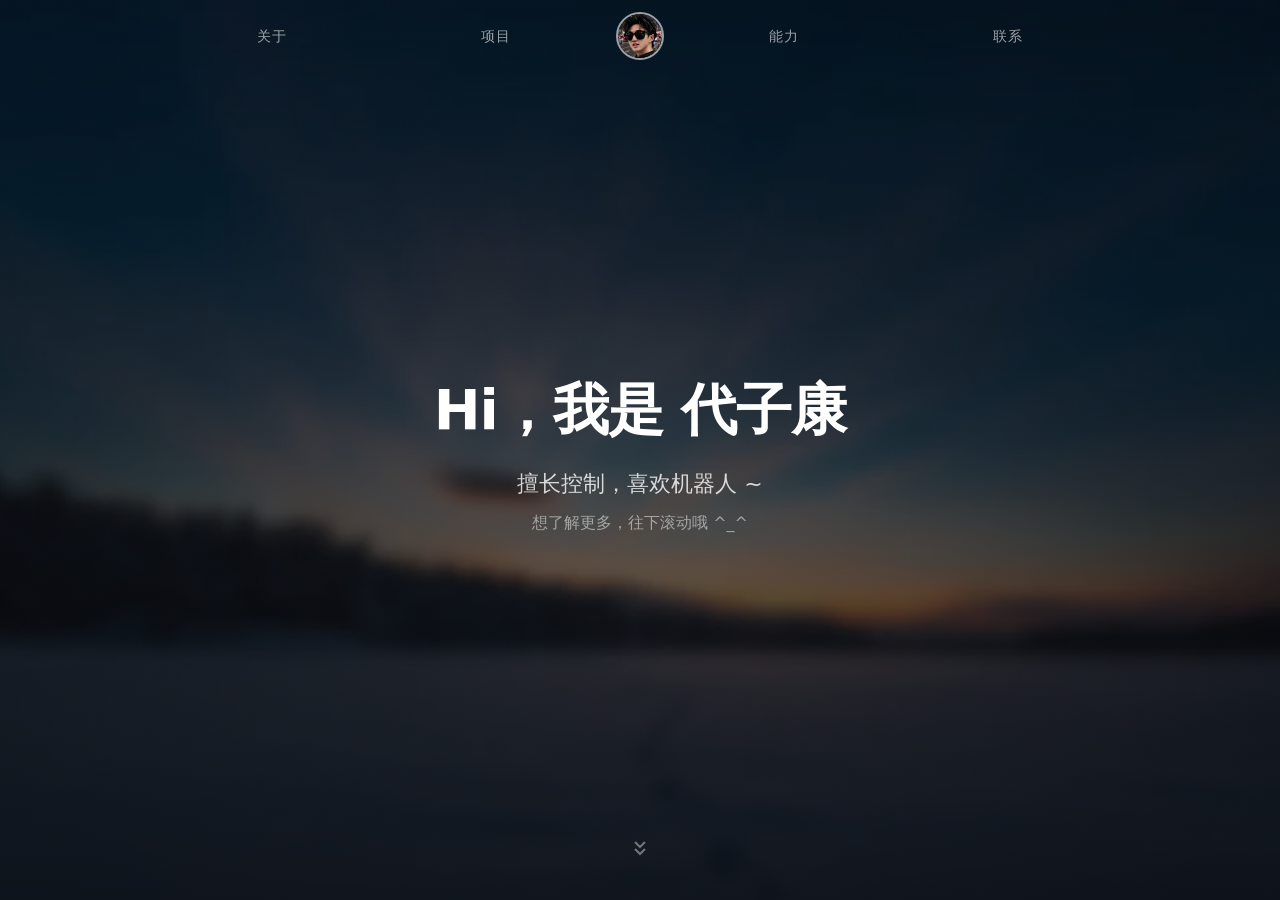
<file: index.html>
<!DOCTYPE html>
<html lang="zh-CN">
<head>
<meta charset="UTF-8">
<meta name="viewport" content="width=device-width, initial-scale=1.0">
<meta name="description" content="代子康的个人网页简历，专注机器人运动控制、强化学习与模仿学习。">
<title>代子康 — 机器人运动控制</title>
<link rel="stylesheet" href="style.css?v=20261024-mimic-project">
</head>
<body>

<!-- Loading -->
<div id="loading">
  <div class="loading-ring"></div>
  <span class="loading-avatar" aria-hidden="true">DK</span>
</div>

<!-- Nav -->
<header id="header">
  <nav class="nav" aria-label="主导航">
    <ul>
      <li><a href="#about">关于</a></li>
      <li><a href="#works">项目</a></li>
      <li class="nav-logo"><a href="#hero" aria-label="回到首页"><img src="kvoy_images/1.png?v=20260920-complete-source" alt="代子康" width="48" height="48"></a></li>
      <li><a href="#skills">能力</a></li>
      <li><a href="#contact">联系</a></li>
    </ul>
  </nav>
</header>

<main>

<!-- Hero -->
<section id="hero" class="section">
  <div class="hero-bg" aria-hidden="true"></div>
  <div class="hero-overlay"></div>
  <div class="hero-content">
    <h1>Hi，我是 代子康</h1>
    <p class="hero-sub">擅长控制，喜欢机器人 ~</p>
    <p class="hero-desc">想了解更多，往下滚动哦 ^_^</p>
  </div>
  <a href="#about" class="scroll-indicator" aria-label="向下滚动">
    <svg width="24" height="24" viewBox="0 0 24 24" fill="none" stroke="currentColor" stroke-width="2" aria-hidden="true"><path d="M7 13l5 5 5-5M7 6l5 5 5-5"/></svg>
  </a>
</section>

<!-- About -->
<section id="about" class="section">
  <div class="container">
    <h2 class="section-title">关于本人</h2>
    <div class="about-grid">
      <div class="about-text">
        <div class="timeline">
          <div class="tl-item fade-up">
            <span class="tl-year">大一</span>
            <span class="tl-dot"></span>
            <span class="tl-desc">初识 robocon，学习机器人控制</span>
          </div>
          <div class="tl-item fade-up">
            <span class="tl-year">大二</span>
            <span class="tl-dot"></span>
            <span class="tl-desc">深入控制，四足的 FreeRTOS + FSM 完成比赛</span>
          </div>
          <div class="tl-item fade-up">
            <span class="tl-year">大三上</span>
            <span class="tl-dot"></span>
            <span class="tl-desc">开始研究强化学习（sim2real）</span>
          </div>
          <div class="tl-item fade-up">
            <span class="tl-year">大三下</span>
            <span class="tl-dot"></span>
            <span class="tl-desc">人形机器人AMP/Perception</span>
          </div>
          <div class="tl-item fade-up">
            <span class="tl-year">目前</span>
            <span class="tl-dot tl-dot--current"></span>
            <span class="tl-desc">MIMIC + 人形全身运动控制与模仿学习</span>
          </div>
        </div>
      </div>
      <div class="about-photo fade-up">
        <img src="kvoy_images/2.JPG?v=20260920-complete-source" alt="代子康个人照片" width="1892" height="2813" loading="lazy" decoding="async">
      </div>
    </div>
  </div>
</section>

<!-- Works -->
<section id="works" class="section">
  <div class="container">
    <h2 class="section-title">项目经历</h2>
    <div class="works-grid">
      <article class="work-card fade-up">
        <div class="work-img work-img--mimic">
          <img src="kvoy_images/mimic.png?v=20261024-mimic-project" alt="ELF3 人形 Mimic 运动跟踪项目" width="932" height="907" loading="lazy" decoding="async">
        </div>
        <div class="work-body">
          <h3>ELF3 人形 Mimic 运动跟踪</h3>
          <p>开发时间： 一个月</p>
          <p>基于 BeyondMimic 适配 ELF3 机器人模型与关节映射，完成单段舞蹈动作跟踪策略的训练与仿真验证。</p>
        </div>
      </article>
      <article class="work-card fade-up">
        <div class="work-img work-img--perception">
          <img src="kvoy_images/perception2.PNG?v=20260920-project-images" alt="ELF3 人形机器人视觉越障项目" width="1170" height="2072" loading="lazy" decoding="async">
        </div>
        <div class="work-body">
          <h3>ELF3 人形 AMP 视觉越障</h3>
          <p>开发时间： 两个月</p>
          <p>负责全流程推进深度图感知、算法开发、训练与部署</p>
        </div>
      </article>
      <article class="work-card fade-up">
        <div class="work-img work-img--12dof">
          <img src="kvoy_images/12dof.jpg?v=20260920-complete-source" alt="12DOF 串联四足机器人" width="1500" height="1115" loading="lazy" decoding="async">
        </div>
        <div class="work-body">
          <h3>12DOF 串联四足</h3>
          <p>开发时间： 六个月</p>
          <p>完全从0开始，完成盲走训练、实机部署，以及 Jetson、传感器、通信和 FSM 开发。</p>
        </div>
      </article>
      <article class="work-card fade-up">
        <div class="work-img work-img--8dof">
          <img src="kvoy_images/8dof.JPG?v=20260920-complete-source" alt="8DOF 并联四足机器人" width="740" height="535" loading="lazy" decoding="async">
        </div>
        <div class="work-body">
          <h3>8DOF 并联四足</h3>
          <p>开发时间： 一年</p>
          <p>FreeRTOS + FSM + 串级PID控制 + 运动学 + IMU + SBUS + CAN</p>
        </div>
      </article>
    </div>
  </div>
</section>

<!-- Skills -->
<section id="skills" class="section">
  <div class="container">
    <h2 class="section-title">技能水平</h2>
    <div class="skills-grid">
      <div class="skill-tag fade-up">PPO 算法 &amp; 强化学习工作流</div>
      <div class="skill-tag fade-up">并行训练 &amp; 策略迁移 &amp; 实机部署</div>
      <div class="skill-tag fade-up">GMR / AMP / Mimic / Parkour</div>
      <div class="skill-tag fade-up">TWIST / SONIC / HoloMotion</div>
      <div class="skill-tag fade-up">论文复现 & 前沿算法跟进</div>
      <div class="skill-tag fade-up">Isaac Gym / Isaac Sim / MuJoCo / MJLab</div>
      <div class="skill-tag fade-up">URDF / MJCF 建模与调试</div>
      <div class="skill-tag fade-up">上下层通讯 & Debug</div>
      <div class="skill-tag fade-up">Python / C / C++</div>
      <div class="skill-tag fade-up">ROS 2</div>
      <div class="skill-tag fade-up">VSCode / CLion / Keil / 仿真</div>
      <div class="skill-tag fade-up">全栈技术沟通 & 跨部门协作</div>
      <div class="skill-tag fade-up">Git 版本管理 &amp; 工程协作</div>
    </div>
  </div>
</section>

<!-- Contact -->
<section id="contact" class="section">
  <div class="container">
    <h2 class="section-title">联系本人</h2>
    <div class="contact-grid">
      <div class="contact-card fade-up">
        <h3>联系方式</h3>
        <ul>
          <li>邮箱：<a href="mailto:3445382462@qq.com">3445382462@qq.com</a></li>
          <li>电话：<a href="tel:19252761756">19252761756</a></li>
          <li>微信：Psyche_Cultivating</li>
          <li>GitHub：<a href="https://github.com/kvoy202311" target="_blank" rel="noopener noreferrer">kvoy202311</a></li>
        </ul>
      </div>
      <div class="contact-card fade-up">
        <h3>本站声明</h3>
        <p>本站展示的资料及视频未经许可请勿商用</p>
        <p>联系方式仅用于学习、科研及工作交流</p>
        <p>机械 / 硬件也可联系我</p>
      </div>
    </div>
  </div>
</section>

</main>

<script src="js/global.js?v=20261024-mimic-project"></script>
</body>
</html>
</file>
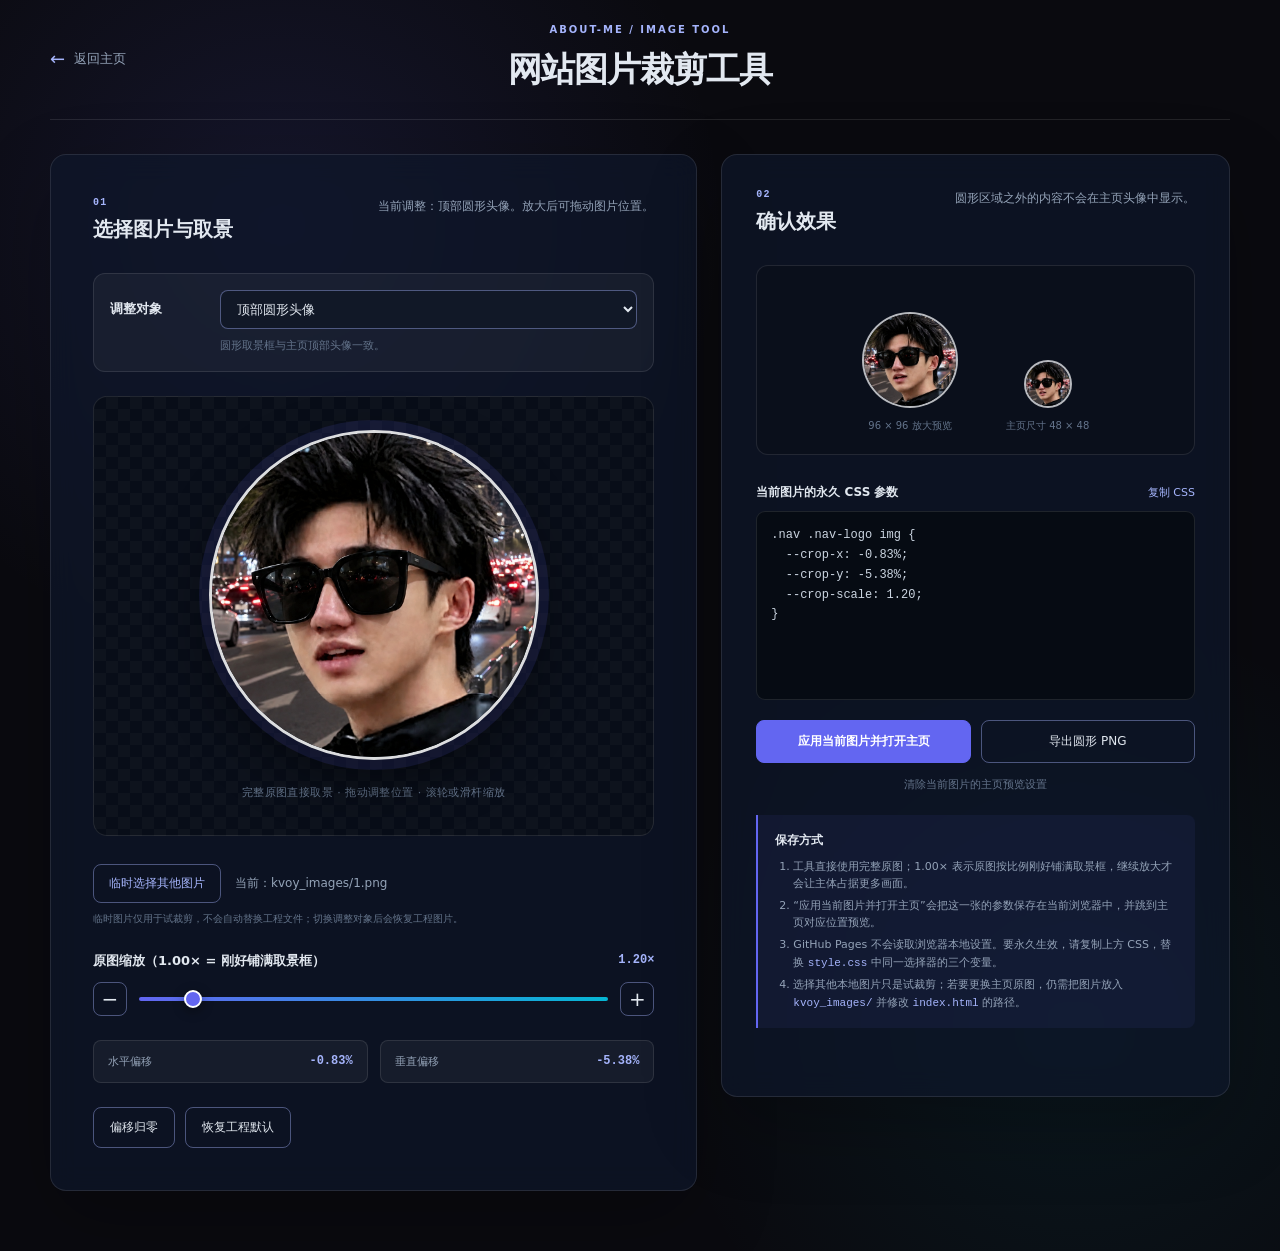
<file: avatar-crop.html>
<!DOCTYPE html>
<html lang="zh-CN">
<head>
  <meta charset="UTF-8">
  <meta name="viewport" content="width=device-width, initial-scale=1.0">
  <meta name="description" content="代子康个人主页图片裁剪与取景工具">
  <meta name="theme-color" content="#0a0a0f">
  <title>网站图片裁剪工具｜代子康</title>
  <link rel="stylesheet" href="avatar-crop.css?v=20260920-complete-source">
</head>
<body>
  <header class="tool-header">
    <a class="back-link" href="index.html" aria-label="返回个人主页">
      <span aria-hidden="true">←</span>
      返回主页
    </a>
    <div>
      <p>ABOUT-ME / IMAGE TOOL</p>
      <h1>网站图片裁剪工具</h1>
    </div>
  </header>

  <main class="tool-layout">
    <section class="editor-panel" aria-labelledby="editor-title">
      <div class="panel-heading">
        <div>
          <span class="step">01</span>
          <h2 id="editor-title">选择图片与取景</h2>
        </div>
        <p id="editor-description">选择要调整的主页图片，再拖动或缩放画面。</p>
      </div>

      <div class="target-control">
        <label for="crop-target">调整对象</label>
        <select id="crop-target">
          <optgroup label="主页图片">
            <option value="avatar">顶部圆形头像</option>
            <option value="about">关于本人照片</option>
          </optgroup>
          <optgroup label="项目经历图片">
            <option value="mimic">ELF3 人形 Mimic 运动跟踪</option>
            <option value="perception">ELF3 人形 AMP 视觉越障</option>
            <option value="12dof">12DOF 串联四足</option>
            <option value="8dof">8DOF 并联四足</option>
          </optgroup>
        </select>
        <p id="target-hint">圆形取景框与主页顶部头像一致。</p>
      </div>

      <div class="crop-workspace">
        <div
          id="crop-stage"
          class="crop-stage crop-stage--circle"
          tabindex="0"
          role="application"
          aria-label="可拖动的图片取景区域。使用方向键可微调图片位置。"
        >
          <img id="crop-image" src="kvoy_images/1.png?v=20260920-complete-source" alt="待调整图片">
          <div class="crop-guide" aria-hidden="true">
            <span class="guide-line guide-line--vertical"></span>
            <span class="guide-line guide-line--horizontal"></span>
          </div>
        </div>
        <p class="stage-tip">完整原图直接取景 · 拖动调整位置 · 滚轮或滑杆缩放</p>
      </div>

      <div class="controls">
        <div class="file-control">
          <label class="file-button" for="image-file">临时选择其他图片</label>
          <input id="image-file" type="file" accept="image/png,image/jpeg,image/webp">
          <span id="file-name">当前：kvoy_images/1.png</span>
        </div>
        <p class="file-note">临时图片仅用于试裁剪，不会自动替换工程文件；切换调整对象后会恢复工程图片。</p>

        <div class="range-control">
          <div class="control-label">
            <label for="zoom-range">原图缩放（1.00× = 刚好铺满取景框）</label>
            <output id="zoom-value" for="zoom-range">1.20×</output>
          </div>
          <div class="range-row">
            <button id="zoom-out" class="icon-button" type="button" aria-label="缩小">−</button>
            <input id="zoom-range" type="range" min="1" max="3" step="0.01" value="1.20">
            <button id="zoom-in" class="icon-button" type="button" aria-label="放大">+</button>
          </div>
        </div>

        <div class="position-readout" aria-label="当前偏移参数">
          <div><span>水平偏移</span><strong id="x-value">-0.83%</strong></div>
          <div><span>垂直偏移</span><strong id="y-value">-5.38%</strong></div>
        </div>

        <div class="control-actions">
          <button id="center-button" class="secondary-button" type="button">偏移归零</button>
          <button id="reset-button" class="secondary-button" type="button">恢复工程默认</button>
        </div>
      </div>
    </section>

    <aside class="result-panel" aria-labelledby="result-title">
      <div class="panel-heading">
        <div>
          <span class="step">02</span>
          <h2 id="result-title">确认效果</h2>
        </div>
        <p id="preview-description">预览使用与主页当前图片相同的比例和取景规则。</p>
      </div>

      <div class="previews">
        <div class="preview-item">
          <div id="preview-large" class="image-preview image-preview--large image-preview--circle">
            <img class="preview-image" src="kvoy_images/1.png?v=20260920-complete-source" alt="">
          </div>
          <span id="preview-large-label">放大预览</span>
        </div>
        <div class="preview-item">
          <div id="preview-actual" class="image-preview image-preview--actual image-preview--circle">
            <img class="preview-image" src="kvoy_images/1.png?v=20260920-complete-source" alt="">
          </div>
          <span id="preview-actual-label">主页尺寸 48 × 48</span>
        </div>
      </div>

      <div class="code-block">
        <div class="code-heading">
          <label for="css-output">当前图片的永久 CSS 参数</label>
          <button id="copy-button" type="button">复制 CSS</button>
        </div>
        <textarea id="css-output" rows="8" readonly spellcheck="false"></textarea>
      </div>

      <div class="result-actions">
        <button id="apply-button" class="primary-button" type="button">应用当前图片并打开主页</button>
        <button id="export-button" class="secondary-button" type="button">导出当前取景 PNG</button>
        <button id="clear-button" class="text-button" type="button">清除当前图片的主页预览设置</button>
      </div>

      <div class="help-box">
        <h3>保存方式</h3>
        <ol>
          <li>工具直接使用完整原图；1.00× 表示原图按比例刚好铺满取景框，继续放大才会让主体占据更多画面。</li>
          <li>“应用当前图片并打开主页”会把这一张的参数保存在当前浏览器中，并跳到主页对应位置预览。</li>
          <li>GitHub Pages 不会读取浏览器本地设置。要永久生效，请复制上方 CSS，替换 <code>style.css</code> 中同一选择器的三个变量。</li>
          <li>选择其他本地图片只是试裁剪；若要更换主页原图，仍需把图片放入 <code>kvoy_images/</code> 并修改 <code>index.html</code> 的路径。</li>
        </ol>
      </div>

      <p id="status-message" class="status-message" role="status" aria-live="polite"></p>
    </aside>
  </main>

  <script src="js/avatar-crop.js?v=20261024-mimic-project"></script>
</body>
</html>
</file>
<file: style.css>
/* ============================================
   代子康 — 个人主页
   原模板暗色主题 · 全屏滚动 · 响应式
   ============================================ */

/* --- Reset --- */
*, *::before, *::after { margin: 0; padding: 0; box-sizing: border-box; }
html { scroll-behavior: smooth; -webkit-font-smoothing: antialiased; }
body { font: 400 16px/1.6 Inter, "PingFang SC", "Microsoft YaHei", system-ui, sans-serif; color: var(--text); background: var(--bg); overflow-x: hidden; }
a { color: var(--accent); text-decoration: none; transition: color .25s; }
a:hover { color: var(--accent-light); }
ul { list-style: none; }

/* --- CSS Variables --- */
:root {
  --bg: #0a0a0f;
  --bg-secondary: #0f172a;
  --bg-card: rgba(255,255,255,.04);
  --bg-card-hover: rgba(255,255,255,.08);
  --border: rgba(255,255,255,.08);
  --border-hover: rgba(255,255,255,.15);
  --text: #e2e8f0;
  --text-muted: #64748b;
  --accent: #6366f1;
  --accent-light: #a5b4fc;
  --accent-gradient: linear-gradient(135deg, #6366f1, #8b5cf6);
  --nav-height: 72px;
  --container: 960px;
  --radius: 12px;
  --transition: .4s cubic-bezier(.4,0,.2,1);
}
@media (max-width: 1024px) { :root { --container: 90vw; } }

/* ============================================
   Loading
   ============================================ */
#loading {
  position: fixed; inset: 0; z-index: 999;
  display: flex; align-items: center; justify-content: center;
  background: var(--bg);
  transition: opacity .6s, visibility .6s;
}
#loading.done {
  opacity: 0; visibility: hidden;
  pointer-events: none;
}
.loading-ring {
  width: 64px; height: 64px;
  border: 4px solid transparent;
  border-top-color: var(--accent);
  border-right-color: #06b6d4;
  border-radius: 50%;
  animation: spin .8s linear infinite;
}
@keyframes spin { to { transform: rotate(360deg); } }
.loading-avatar {
  position: absolute;
  display: grid; place-items: center;
  width: 48px; height: 48px;
  border-radius: 50%;
  color: var(--accent-light);
  background: #111827;
  font-size: 11px; font-weight: 700; letter-spacing: .08em;
}

/* ============================================
   Header / Nav
   ============================================ */
#header {
  position: fixed; top: 0; left: 0; right: 0; z-index: 100;
  height: var(--nav-height);
  transition: background var(--transition), backdrop-filter var(--transition);
}
#header.scrolled {
  background: rgba(10,10,15,.85);
  backdrop-filter: blur(16px);
  -webkit-backdrop-filter: blur(16px);
  border-bottom: 1px solid var(--border);
}
.nav ul {
  max-width: var(--container); margin: 0 auto;
  display: flex; align-items: center; justify-content: center;
  height: var(--nav-height);
  gap: 0;
}
.nav li { flex: 1; text-align: center; }
.nav li a {
  display: block; padding: 24px 0;
  color: rgba(255,255,255,.6);
  font-size: 14px; font-weight: 500;
  letter-spacing: .06em;
  transition: color var(--transition);
}
.nav li a:hover { color: #fff; }
.nav .nav-logo { flex: 0 0 64px; }
.nav .nav-logo a {
  position: relative;
  display: grid; place-items: center;
  padding: 0;
  width: 48px; height: 48px; margin: 0 auto;
  border-radius: 50%; overflow: hidden;
  border: 2px solid rgba(255,255,255,.6);
  transition: border-color var(--transition), transform var(--transition);
}
.nav .nav-logo a:hover {
  border-color: #fff;
  transform: scale(1.08);
}
.nav .nav-logo img {
  --crop-x: -0.83%;
  --crop-y: -5.38%;
  --crop-scale: 1.20;
  width: 100%; height: 100%;
  object-fit: cover;
  object-position: center;
  transform: translate(var(--crop-x), var(--crop-y)) scale(var(--crop-scale));
  transform-origin: center;
  user-select: none;
}

/* ============================================
   Sections — Scroll Snap
   ============================================ */
main {
  height: 100vh;
  overflow-y: scroll;
  scroll-snap-type: y mandatory;
  scroll-behavior: smooth;
}
.section {
  min-height: 100vh;
  scroll-snap-align: start;
  display: flex; align-items: center; justify-content: center;
  position: relative;
  overflow: hidden;
  padding: 80px 0;
}
.section-title {
  font-size: 32px; font-weight: 600;
  margin-bottom: 48px;
  letter-spacing: -.3px;
  display: inline-flex; align-items: center; gap: 12px;
}
.section-title::after {
  content: '';
  height: 3px; width: 36px;
  background: var(--accent-gradient);
  border-radius: 2px;
}
.container {
  width: var(--container);
  margin: 0 auto;
  position: relative; z-index: 1;
}

/* ============================================
   Hero
   ============================================ */
#hero {
  flex-direction: column; justify-content: center;
  text-align: center;
  padding: 0;
}
.hero-bg {
  position: absolute; inset: 0; z-index: 0;
  background-color: #0b2233;
  background-image: url("kvoy_images/home-bg.webp");
  background-position: center center;
  background-repeat: no-repeat;
  background-size: cover;
}
.hero-overlay {
  position: absolute; inset: 0; z-index: 1;
  background: linear-gradient(180deg, rgba(10,10,15,.4) 0%, rgba(10,10,15,.82) 100%);
}
.hero-content {
  position: relative; z-index: 2;
  animation: heroIn 1s .4s both;
}
@keyframes heroIn {
  from { opacity: 0; transform: translateY(20px); }
  to { opacity: 1; transform: translateY(0); }
}
.hero-content h1 {
  font-size: clamp(32px, 5vw, 56px);
  font-weight: 700;
  letter-spacing: -1px;
  color: #fff;
  margin-bottom: 12px;
}
.hero-sub {
  font-size: clamp(16px, 2vw, 22px);
  color: rgba(255,255,255,.8);
  font-weight: 300;
  margin-bottom: 8px;
}
.hero-desc {
  font-size: clamp(14px, 1.5vw, 16px);
  color: rgba(255,255,255,.5);
}
.scroll-indicator {
  position: absolute; bottom: 32px; left: 50%; transform: translateX(-50%);
  z-index: 2;
  color: rgba(255,255,255,.4);
  animation: bounce 2s infinite;
  transition: color var(--transition);
}
.scroll-indicator:hover { color: #fff; }
@keyframes bounce {
  0%, 100% { transform: translateX(-50%) translateY(0); }
  50% { transform: translateX(-50%) translateY(8px); }
}

/* ============================================
   About — Timeline
   ============================================ */
#about { background: var(--bg-secondary); }
.about-grid {
  display: grid;
  grid-template-columns: 1fr 280px;
  gap: 60px;
  align-items: start;
}
.about-photo {
  position: relative;
  width: 100%; height: 420px;
  border-radius: var(--radius);
  overflow: hidden;
  box-shadow: 0 20px 60px rgba(0,0,0,.4);
}
.about-photo img {
  --crop-x: 0%;
  --crop-y: 0%;
  --crop-scale: 1;
  display: block;
  width: 100%; height: 100%;
  object-fit: cover;
  object-position: center;
  transform: translate(var(--crop-x), var(--crop-y)) scale(var(--crop-scale));
  transform-origin: center;
}
.timeline { position: relative; padding-left: 100px; }
.timeline::before {
  content: '';
  position: absolute; left: 68px; top: 8px; bottom: 8px;
  width: 2px;
  background: linear-gradient(180deg, var(--accent), transparent);
}
.tl-item {
  position: relative;
  padding: 12px 0;
  display: flex; align-items: baseline;
  gap: 16px;
}
.tl-year {
  position: absolute; left: -100px;
  width: 60px; text-align: right;
  font-size: 13px; font-weight: 600; color: var(--accent-light);
  white-space: nowrap;
}
.tl-dot {
  position: absolute; left: -36px; top: 18px;
  width: 10px; height: 10px;
  border-radius: 50%;
  background: var(--accent);
  border: 2px solid var(--bg-secondary);
  box-shadow: 0 0 0 2px var(--accent);
  flex-shrink: 0;
}
.tl-dot--current {
  background: #06b6d4;
  box-shadow: 0 0 0 2px #06b6d4, 0 0 12px rgba(6,182,212,.4);
}
.tl-desc {
  font-size: 15px; color: var(--text);
  line-height: 1.7;
}

/* ============================================
   Empty image placeholders
   ============================================ */
.image-placeholder {
  position: relative;
  overflow: hidden;
  border: 1px dashed rgba(165,180,252,.28);
  background: rgba(255,255,255,.025);
}
.image-placeholder::before,
.image-placeholder::after {
  content: '';
  position: absolute;
  left: 50%; top: 50%;
  background: rgba(165,180,252,.08);
  transform: translate(-50%, -50%) rotate(-32deg);
}
.image-placeholder::before { width: 130%; height: 1px; }
.image-placeholder::after { width: 1px; height: 130%; }
.image-placeholder span {
  position: absolute; z-index: 1;
  left: 50%; top: 50%;
  transform: translate(-50%, -50%);
  padding: 4px 10px;
  color: var(--text-muted);
  background: #0f172a;
  font-size: 11px;
  white-space: nowrap;
}

/* ============================================
   Works
   ============================================ */
#works {
  background: linear-gradient(180deg, #0a0a0f 0%, #0f172a 100%);
}
.works-grid {
  display: grid;
  grid-template-columns: repeat(auto-fill, minmax(280px, 1fr));
  gap: 24px;
}
.work-card {
  display: block;
  background: var(--bg-card);
  border: 1px solid var(--border);
  border-radius: var(--radius);
  overflow: hidden;
  transition: transform var(--transition), border-color var(--transition), box-shadow var(--transition);
}
.work-card:hover {
  transform: translateY(-4px);
  border-color: var(--accent);
  box-shadow: 0 12px 40px rgba(99,102,241,.15);
}
.work-img { position: relative; height: 216px; overflow: hidden; }
.work-img img {
  --crop-x: 0%;
  --crop-y: 0%;
  --crop-scale: 1;
  display: block;
  width: 100%; height: 100%;
  object-fit: cover;
  transform: translate(var(--crop-x), var(--crop-y)) scale(var(--crop-scale));
  transform-origin: center;
  transition: filter .35s;
}
.work-img--perception img {
  --crop-x: 0%;
  --crop-y: -12.67%;
  --crop-scale: 1.00;
  object-position: center 38%; 
}
.work-img--12dof img {
  --crop-x: -6%;
  --crop-y: -16.62%;
  --crop-scale: 1.35;
  object-position: center bottom;
}
.work-img--8dof img {
  --crop-x: 0%;
  --crop-y: -3%;
  --crop-scale: 1.1;
  object-position: center 53%;
}
.work-img--mimic img {
  --crop-x: 0%;
  --crop-y: 0%;
  --crop-scale: 1;
  object-position: center 33%;
}
.work-card:hover .work-img img { filter: brightness(1.08); }

/* Complete-source crop model: JS sizes the full original image to cover its frame,
   then these variables move and scale it before the frame clips the overflow. */
.nav .nav-logo img.crop-layout-ready,
.about-photo img.crop-layout-ready,
.work-img img.crop-layout-ready {
  position: absolute;
  left: calc(var(--crop-base-left, 50%) + var(--crop-x));
  top: calc(var(--crop-base-top, 50%) + var(--crop-y));
  width: var(--crop-source-width);
  height: var(--crop-source-height);
  max-width: none;
  object-fit: fill;
  transform: translate(-50%, -50%) scale(var(--crop-scale));
  transform-origin: center;
}
.work-body { padding: 14px 20px 18px; }
.work-body h3 {
  font-size: 16px; font-weight: 600; color: #fff;
  margin-bottom: 7px;
}
.work-body p {
  font-size: 13px; color: var(--text-muted);
  line-height: 1.55; padding-bottom: 3px;
}

/* ============================================
   Skills
   ============================================ */
#skills { background: var(--bg-secondary); }
.skills-grid {
  display: flex; flex-wrap: wrap;
  gap: 12px;
}
.skill-tag {
  padding: 10px 20px;
  background: var(--bg-card);
  border: 1px solid var(--border);
  border-left: 3px solid var(--accent);
  border-radius: 0 var(--radius) var(--radius) 0;
  font-size: 14px; color: rgba(255,255,255,.85);
  transition: background var(--transition), border-color var(--transition), transform var(--transition);
}
.skill-tag:hover {
  background: var(--bg-card-hover);
  border-left-color: var(--accent-light);
  transform: translateX(4px);
}

/* ============================================
   Contact
   ============================================ */
#contact {
  background: linear-gradient(180deg, #0f172a 0%, #0a0a0f 100%);
}
.contact-grid {
  display: grid;
  grid-template-columns: 1fr 1fr;
  gap: 32px;
}
.contact-card {
  padding: 28px;
  background: var(--bg-card);
  border: 1px solid var(--border);
  border-radius: var(--radius);
}
.contact-card h3 {
  font-size: 17px; font-weight: 600; color: #fff;
  margin-bottom: 16px;
}
.contact-card ul li {
  font-size: 14px; padding: 6px 0;
  color: rgba(255,255,255,.7);
}
.contact-card p {
  font-size: 14px; color: rgba(255,255,255,.5);
  padding-bottom: 6px;
}

/* ============================================
   Fade-up animation
   ============================================ */
.fade-up {
  opacity: 0;
  transform: translateY(24px);
  transition: opacity .6s cubic-bezier(.4,0,.2,1), transform .6s cubic-bezier(.4,0,.2,1);
}
.fade-up.in { opacity: 1; transform: translateY(0); }
.tl-item.fade-up:nth-child(1) { transition-delay: 0s; }
.tl-item.fade-up:nth-child(2) { transition-delay: .08s; }
.tl-item.fade-up:nth-child(3) { transition-delay: .16s; }
.tl-item.fade-up:nth-child(4) { transition-delay: .24s; }
.tl-item.fade-up:nth-child(5) { transition-delay: .32s; }
.tl-item.fade-up:nth-child(6) { transition-delay: .4s; }
.work-card.fade-up:nth-child(1) { transition-delay: 0s; }
.work-card.fade-up:nth-child(2) { transition-delay: .1s; }
.work-card.fade-up:nth-child(3) { transition-delay: .2s; }
.work-card.fade-up:nth-child(4) { transition-delay: .3s; }
.skill-tag.fade-up:nth-child(1) { transition-delay: 0s; }
.skill-tag.fade-up:nth-child(2) { transition-delay: .04s; }
.skill-tag.fade-up:nth-child(3) { transition-delay: .08s; }
.skill-tag.fade-up:nth-child(4) { transition-delay: .12s; }
.skill-tag.fade-up:nth-child(5) { transition-delay: .16s; }
.skill-tag.fade-up:nth-child(6) { transition-delay: .2s; }
.skill-tag.fade-up:nth-child(7) { transition-delay: .24s; }
.skill-tag.fade-up:nth-child(8) { transition-delay: .28s; }
.skill-tag.fade-up:nth-child(9) { transition-delay: .32s; }
.skill-tag.fade-up:nth-child(10) { transition-delay: .36s; }
.skill-tag.fade-up:nth-child(11) { transition-delay: .4s; }

/* ============================================
   Responsive
   ============================================ */
@media (max-height: 900px) and (min-width: 769px) {
  .section { padding: 70px 0 42px; }
  .section-title { margin-bottom: 24px; }
  .work-img { height: 174px; }
  .work-body { padding: 10px 18px 12px; }
  .work-body h3 { margin-bottom: 4px; }
  .work-body p { line-height: 1.4; padding-bottom: 1px; }
}

@media (max-width: 768px) {
  :root { --nav-height: 60px; }
  main { scroll-snap-type: y proximity; }
  .section { padding: 72px 0 56px; overflow: visible; }
  .section-title { font-size: 26px; margin-bottom: 32px; }
  .about-grid { grid-template-columns: 1fr; gap: 32px; }
  .about-photo { max-width: 240px; height: 360px; margin: 0 auto; }
  .timeline { padding-left: 56px; }
  .timeline::before { left: 24px; }
  .tl-year {
    position: static;
    width: auto; text-align: left;
    font-size: 12px;
    min-width: 58px;
  }
  .tl-item { flex-wrap: wrap; gap: 6px; padding-left: 20px; }
  .tl-dot { left: -20px; top: 18px; }
  .works-grid { grid-template-columns: 1fr; }
  #works { align-items: flex-start; }
  .work-img { height: 216px; }
  .contact-grid { grid-template-columns: 1fr; }
  .nav li a { font-size: 13px; padding: 20px 4px; }
}

@media (max-width: 480px) {
  .skill-tag { font-size: 13px; padding: 8px 14px; }
  .work-body { padding: 12px 16px 16px; }
  .work-body h3 { font-size: 15px; }
}

@media (prefers-reduced-motion: reduce) {
  html, main { scroll-behavior: auto; }
  *, *::before, *::after {
    animation-duration: .01ms !important;
    animation-iteration-count: 1 !important;
    transition-duration: .01ms !important;
  }
  .fade-up { opacity: 1; transform: none; }
}
</file>
<file: avatar-crop.css>
*, *::before, *::after { box-sizing: border-box; margin: 0; padding: 0; }

:root {
  --bg: #0a0a0f;
  --bg-soft: #0f172a;
  --surface: rgba(255,255,255,.045);
  --surface-hover: rgba(255,255,255,.075);
  --border: rgba(255,255,255,.1);
  --border-strong: rgba(165,180,252,.42);
  --text: #e2e8f0;
  --text-soft: #94a3b8;
  --text-dim: #64748b;
  --accent: #6366f1;
  --accent-light: #a5b4fc;
  --accent-cyan: #06b6d4;
  --radius: 16px;
  --transition: .25s cubic-bezier(.4,0,.2,1);
}

html { min-width: 320px; color-scheme: dark; }
body {
  min-height: 100vh;
  color: var(--text);
  background:
    radial-gradient(circle at 22% 18%, rgba(99,102,241,.13), transparent 31%),
    radial-gradient(circle at 84% 82%, rgba(6,182,212,.08), transparent 28%),
    var(--bg);
  font: 400 15px/1.6 Inter, "PingFang SC", "Microsoft YaHei", system-ui, sans-serif;
  -webkit-font-smoothing: antialiased;
}
button, input, textarea { font: inherit; }
button { color: inherit; }
a { color: inherit; text-decoration: none; }

.tool-header {
  width: min(1180px, calc(100% - 40px));
  min-height: 120px;
  margin: 0 auto;
  display: grid;
  grid-template-columns: 160px 1fr 160px;
  align-items: center;
  border-bottom: 1px solid var(--border);
}
.tool-header > div { grid-column: 2; text-align: center; }
.tool-header p {
  margin-bottom: 4px;
  color: var(--accent-light);
  font-size: 10px;
  font-weight: 700;
  letter-spacing: .2em;
}
.tool-header h1 { font-size: clamp(24px, 3vw, 34px); letter-spacing: -.03em; }
.back-link {
  display: inline-flex;
  align-items: center;
  gap: 9px;
  width: max-content;
  color: var(--text-soft);
  font-size: 13px;
  transition: color var(--transition), transform var(--transition);
}
.back-link:hover { color: #fff; transform: translateX(-3px); }
.back-link span { color: var(--accent-light); font-size: 18px; }

.tool-layout {
  width: min(1180px, calc(100% - 40px));
  margin: 34px auto 60px;
  display: grid;
  grid-template-columns: minmax(0, 1.12fr) minmax(360px, .88fr);
  gap: 24px;
  align-items: start;
}
.editor-panel, .result-panel {
  border: 1px solid var(--border);
  border-radius: var(--radius);
  background: rgba(15,23,42,.72);
  box-shadow: 0 28px 80px rgba(0,0,0,.24);
  backdrop-filter: blur(14px);
}
.editor-panel { padding: clamp(24px, 4vw, 42px); }
.result-panel {
  position: sticky;
  top: 20px;
  padding: clamp(24px, 3vw, 34px);
}
.panel-heading {
  display: flex;
  justify-content: space-between;
  gap: 24px;
  margin-bottom: 28px;
}
.panel-heading > div { flex: none; }
.panel-heading h2 { font-size: 20px; }
.panel-heading > p {
  max-width: 310px;
  color: var(--text-soft);
  font-size: 12px;
  text-align: right;
}
.step {
  display: block;
  margin-bottom: 4px;
  color: var(--accent-light);
  font: 700 10px/1.2 monospace;
  letter-spacing: .12em;
}

.target-control {
  display: grid;
  grid-template-columns: 96px minmax(0, 1fr);
  gap: 8px 14px;
  align-items: center;
  margin-bottom: 24px;
  padding: 16px;
  border: 1px solid var(--border);
  border-radius: 12px;
  background: var(--surface);
}
.target-control label { font-size: 13px; font-weight: 600; }
.target-control select {
  width: 100%;
  padding: 10px 38px 10px 12px;
  border: 1px solid var(--border-strong);
  border-radius: 8px;
  color: var(--text);
  background: #111827;
  cursor: pointer;
  outline: none;
}
.target-control select:focus { border-color: var(--accent-light); }
.target-control p {
  grid-column: 2;
  color: var(--text-dim);
  font-size: 11px;
}

.crop-workspace {
  min-height: 440px;
  display: grid;
  place-content: center;
  justify-items: center;
  border: 1px solid var(--border);
  border-radius: 14px;
  background:
    linear-gradient(45deg, rgba(255,255,255,.025) 25%, transparent 25%, transparent 75%, rgba(255,255,255,.025) 75%),
    linear-gradient(45deg, rgba(255,255,255,.025) 25%, transparent 25%, transparent 75%, rgba(255,255,255,.025) 75%),
    #080d18;
  background-position: 0 0, 12px 12px;
  background-size: 24px 24px;
}
.crop-stage {
  --stage-width: 330px;
  --stage-aspect: 1;
  position: relative;
  width: min(var(--stage-width), calc(100vw - 100px));
  aspect-ratio: var(--stage-aspect);
  overflow: hidden;
  border: 3px solid rgba(255,255,255,.85);
  border-radius: 12px;
  background: #111827;
  box-shadow:
    0 0 0 10px rgba(99,102,241,.12),
    0 20px 56px rgba(0,0,0,.48);
  cursor: grab;
  touch-action: none;
  outline: none;
}
.crop-stage--circle { border-radius: 50%; }
.crop-stage:focus-visible { box-shadow: 0 0 0 4px var(--accent), 0 0 0 10px rgba(99,102,241,.16); }
.crop-stage.is-dragging { cursor: grabbing; }
.crop-stage > img {
  position: absolute;
  left: calc(var(--crop-base-left, 50%) + var(--crop-x, 0%));
  top: calc(var(--crop-base-top, 50%) + var(--crop-y, 0%));
  width: var(--crop-source-width, 100%);
  height: var(--crop-source-height, 100%);
  max-width: none;
  object-fit: fill;
  transform: translate(-50%, -50%) scale(var(--crop-scale, 1));
  transform-origin: center;
  pointer-events: none;
  user-select: none;
  will-change: transform;
}
.crop-guide {
  position: absolute;
  inset: 0;
  z-index: 2;
  pointer-events: none;
  opacity: 0;
  transition: opacity var(--transition);
}
.crop-stage:hover .crop-guide,
.crop-stage:focus .crop-guide,
.crop-stage.is-dragging .crop-guide { opacity: 1; }
.guide-line { position: absolute; background: rgba(255,255,255,.22); }
.guide-line--vertical { top: 0; bottom: 0; left: 50%; width: 1px; }
.guide-line--horizontal { left: 0; right: 0; top: 50%; height: 1px; }
.stage-tip { margin-top: 24px; color: var(--text-dim); font-size: 11px; letter-spacing: .04em; }

.controls { display: grid; gap: 24px; margin-top: 28px; }
.file-control {
  display: flex;
  align-items: center;
  gap: 14px;
  min-width: 0;
}
.file-control input { position: absolute; opacity: 0; pointer-events: none; }
.file-button, .secondary-button, .primary-button, .icon-button {
  border: 1px solid var(--border-strong);
  border-radius: 8px;
  background: transparent;
  cursor: pointer;
  transition: background var(--transition), border-color var(--transition), transform var(--transition);
}
.file-button {
  flex: none;
  padding: 9px 15px;
  color: var(--accent-light);
  font-size: 12px;
}
.file-button:hover, .secondary-button:hover, .icon-button:hover {
  border-color: var(--accent-light);
  background: rgba(99,102,241,.1);
}
.file-control > span {
  min-width: 0;
  overflow: hidden;
  color: var(--text-soft);
  font-size: 12px;
  text-overflow: ellipsis;
  white-space: nowrap;
}
.file-note {
  margin-top: -16px;
  color: var(--text-dim);
  font-size: 10px;
}
.control-label { display: flex; justify-content: space-between; margin-bottom: 10px; }
.control-label label { font-size: 13px; font-weight: 600; }
.control-label output { color: var(--accent-light); font: 700 12px/1.5 monospace; }
.range-row { display: grid; grid-template-columns: 34px 1fr 34px; gap: 12px; align-items: center; }
.icon-button { width: 34px; height: 34px; font-size: 20px; line-height: 1; }
input[type="range"] {
  width: 100%;
  height: 4px;
  border-radius: 999px;
  background: linear-gradient(90deg, var(--accent), var(--accent-cyan));
  appearance: none;
  cursor: pointer;
}
input[type="range"]::-webkit-slider-thumb {
  width: 18px; height: 18px;
  border: 2px solid #fff;
  border-radius: 50%;
  background: var(--accent);
  appearance: none;
  box-shadow: 0 3px 12px rgba(0,0,0,.4);
}
input[type="range"]::-moz-range-thumb {
  width: 15px; height: 15px;
  border: 2px solid #fff;
  border-radius: 50%;
  background: var(--accent);
  box-shadow: 0 3px 12px rgba(0,0,0,.4);
}
.position-readout { display: grid; grid-template-columns: 1fr 1fr; gap: 12px; }
.position-readout div {
  display: flex;
  align-items: center;
  justify-content: space-between;
  padding: 12px 14px;
  border: 1px solid var(--border);
  border-radius: 8px;
  background: var(--surface);
}
.position-readout span { color: var(--text-soft); font-size: 11px; }
.position-readout strong { color: var(--accent-light); font: 700 12px/1 monospace; }
.control-actions { display: flex; gap: 10px; }
.secondary-button { padding: 10px 16px; font-size: 12px; }

.previews {
  display: flex;
  align-items: end;
  justify-content: center;
  gap: 48px;
  min-height: 190px;
  padding: 20px;
  margin-bottom: 28px;
  border: 1px solid var(--border);
  border-radius: 12px;
  background: rgba(0,0,0,.18);
}
.preview-item { display: grid; justify-items: center; gap: 10px; color: var(--text-dim); font-size: 10px; }
.image-preview {
  position: relative;
  overflow: hidden;
  border: 2px solid rgba(255,255,255,.7);
  border-radius: 9px;
  background: #111827;
}
.image-preview--circle { border-radius: 50%; }
.image-preview--large {
  width: var(--preview-large-width, 96px);
  aspect-ratio: var(--preview-aspect, 1);
}
.image-preview--actual {
  width: var(--preview-actual-width, 48px);
  aspect-ratio: var(--preview-aspect, 1);
}
.image-preview img {
  position: absolute;
  left: calc(var(--crop-base-left, 50%) + var(--crop-x, 0%));
  top: calc(var(--crop-base-top, 50%) + var(--crop-y, 0%));
  width: var(--crop-source-width, 100%);
  height: var(--crop-source-height, 100%);
  max-width: none;
  object-fit: fill;
  transform: translate(-50%, -50%) scale(var(--crop-scale, 1));
  transform-origin: center;
  pointer-events: none;
  user-select: none;
}
.code-block { margin-bottom: 20px; }
.code-heading { display: flex; align-items: center; justify-content: space-between; margin-bottom: 9px; }
.code-heading label { font-size: 12px; font-weight: 600; }
.code-heading button {
  border: 0;
  color: var(--accent-light);
  background: transparent;
  font-size: 11px;
  cursor: pointer;
}
.code-heading button:hover { color: #fff; }
#css-output {
  display: block;
  width: 100%;
  resize: none;
  padding: 14px;
  border: 1px solid var(--border);
  border-radius: 9px;
  color: #cbd5e1;
  background: #060b13;
  font: 12px/1.65 "SFMono-Regular", Consolas, "Liberation Mono", monospace;
  outline: none;
}
#css-output:focus { border-color: var(--border-strong); }
.result-actions { display: grid; grid-template-columns: 1fr 1fr; gap: 10px; }
.primary-button {
  padding: 11px 15px;
  color: #fff;
  border-color: var(--accent);
  background: var(--accent);
  font-size: 12px;
  font-weight: 600;
}
.primary-button:hover { background: #7477f4; transform: translateY(-1px); }
.result-actions .secondary-button { padding: 11px 15px; }
.text-button {
  grid-column: 1 / -1;
  width: max-content;
  margin: 3px auto 0;
  border: 0;
  color: var(--text-dim);
  background: transparent;
  font-size: 11px;
  cursor: pointer;
}
.text-button:hover { color: var(--text-soft); }
.help-box {
  margin-top: 22px;
  padding: 16px 17px;
  border-left: 2px solid var(--accent);
  border-radius: 0 8px 8px 0;
  background: rgba(99,102,241,.07);
}
.help-box h3 { margin-bottom: 7px; font-size: 12px; }
.help-box ol { padding-left: 18px; color: var(--text-soft); font-size: 11px; }
.help-box li + li { margin-top: 4px; }
.help-box code { color: var(--accent-light); }
.status-message {
  min-height: 20px;
  margin-top: 14px;
  color: var(--accent-light);
  font-size: 11px;
  text-align: center;
}
.status-message.is-error { color: #fca5a5; }

@media (max-width: 900px) {
  .tool-header { grid-template-columns: 100px 1fr 100px; }
  .tool-layout { grid-template-columns: 1fr; max-width: 700px; }
  .result-panel { position: static; }
}

@media (max-width: 600px) {
  .tool-header {
    width: calc(100% - 28px);
    min-height: 96px;
    grid-template-columns: 40px 1fr 40px;
  }
  .back-link { width: 36px; overflow: hidden; white-space: nowrap; }
  .back-link span { margin-right: 20px; }
  .tool-layout { width: calc(100% - 28px); margin-top: 20px; }
  .editor-panel, .result-panel { padding: 20px; }
  .panel-heading { display: block; }
  .panel-heading > p { margin-top: 10px; text-align: left; }
  .target-control { grid-template-columns: 1fr; }
  .target-control p { grid-column: 1; }
  .crop-workspace { min-height: 430px; }
  .crop-stage { width: min(var(--stage-width), calc(100vw - 82px)); }
  .file-control { align-items: flex-start; flex-direction: column; gap: 8px; }
  .position-readout { grid-template-columns: 1fr; }
  .previews { gap: 32px; }
  .result-actions { grid-template-columns: 1fr; }
  .text-button { grid-column: auto; }
}

@media (prefers-reduced-motion: reduce) {
  *, *::before, *::after { transition-duration: .01ms !important; }
}
</file>
